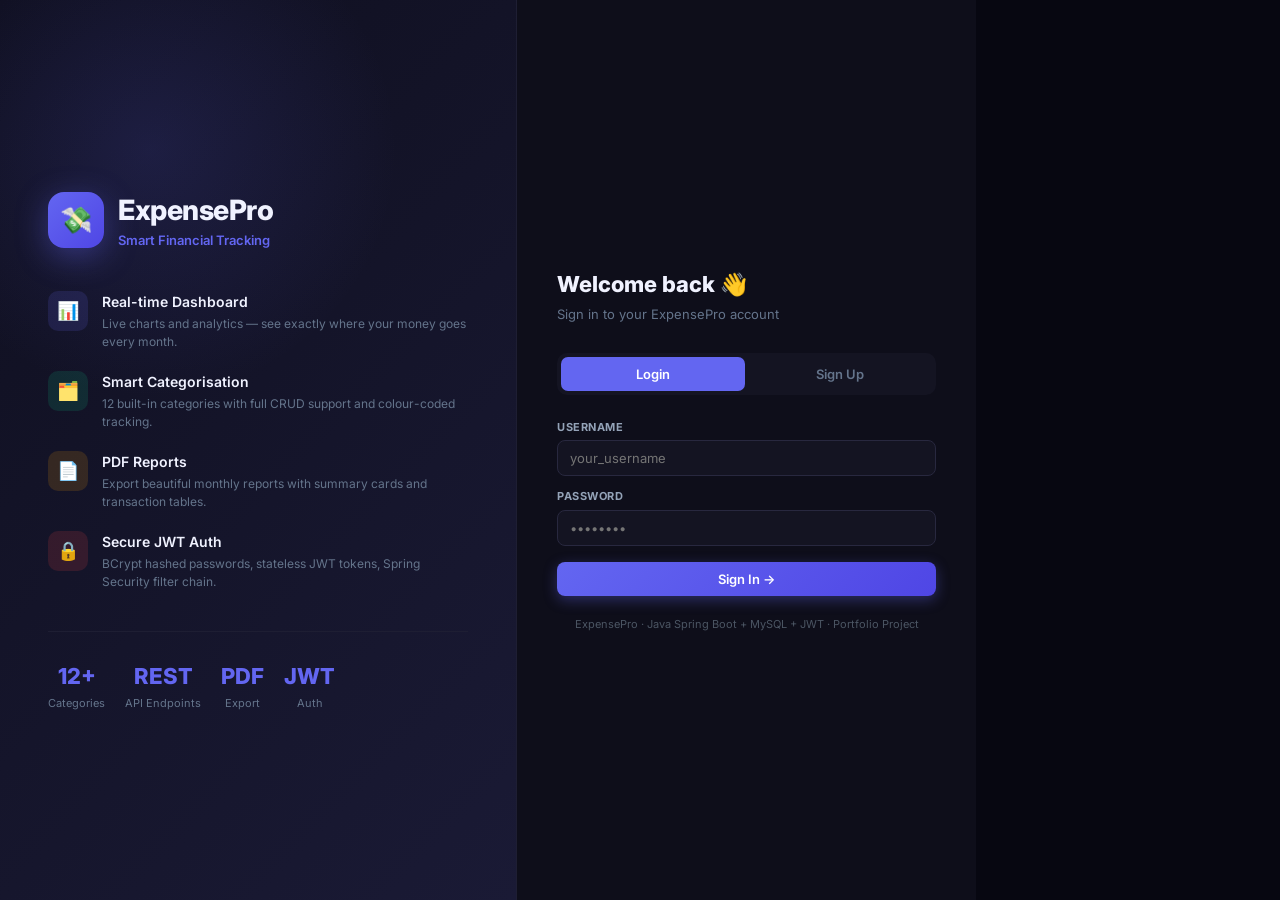
<file: frontend/index.html>
<!DOCTYPE html>
<html lang="en">
<head>
<meta charset="UTF-8">
<meta name="viewport" content="width=device-width,initial-scale=1">
<title>ExpensePro — Login</title>
<link rel="preconnect" href="https://fonts.googleapis.com">
<link rel="stylesheet" href="css/style.css">
<style>
  body { margin:0; }
  .split { display:flex; min-height:100vh; }
  /* Left panel */
  .left {
    flex: 1;
    background: linear-gradient(135deg, #0f0f1f 0%, #1a1a35 100%);
    display: flex; flex-direction: column;
    align-items: center; justify-content: center;
    padding: 48px; position: relative; overflow: hidden;
  }
  .left::before {
    content:'';
    position:absolute; width:500px; height:500px;
    background: radial-gradient(circle, rgba(99,102,241,.15) 0%, transparent 70%);
    top:-100px; left:-100px;
  }
  .left-content { position:relative; z-index:1; max-width:420px; }
  .left-logo { display:flex; align-items:center; gap:14px; margin-bottom:40px; }
  .left-logo-icon {
    width:56px; height:56px;
    background: linear-gradient(135deg,#6366f1,#4f46e5);
    border-radius:16px; font-size:26px;
    display:flex; align-items:center; justify-content:center;
    box-shadow: 0 8px 32px rgba(99,102,241,.4);
  }
  .left-logo h1 { font-size:28px; font-weight:800; color:#f0f2ff; letter-spacing:-.5px; }
  .left-logo p  { font-size:13px; color:#6366f1; font-weight:600; }

  .features { display:flex; flex-direction:column; gap:20px; }
  .feature { display:flex; align-items:flex-start; gap:14px; }
  .feature-icon {
    width:40px; height:40px; border-radius:10px; flex-shrink:0;
    display:flex; align-items:center; justify-content:center; font-size:18px;
  }
  .feature h4 { font-size:14px; font-weight:600; color:#f0f2ff; margin-bottom:3px; }
  .feature p  { font-size:12px; color:#64748b; line-height:1.5; }

  .stats-mini {
    display:flex; gap:20px; margin-top:40px;
    padding-top:28px; border-top:1px solid #1e1e33;
  }
  .stat-mini { text-align:center; }
  .stat-mini h3 { font-size:22px; font-weight:800; color:#6366f1; }
  .stat-mini p  { font-size:11px; color:#64748b; margin-top:2px; }

  /* Right panel */
  .right {
    width:460px; flex-shrink:0;
    background:#0e0e1a;
    display:flex; align-items:center; justify-content:center;
    padding:48px 40px;
    border-left:1px solid #1e1e33;
  }
  .right-inner { width:100%; }

  .greeting { margin-bottom:28px; }
  .greeting h2 { font-size:22px; font-weight:800; color:#f0f2ff; }
  .greeting p  { font-size:13px; color:#64748b; margin-top:4px; }

  .tabs { display:flex; gap:4px; background:#141422; padding:4px; border-radius:10px; margin-bottom:24px; }
  .tab {
    flex:1; padding:9px; border:none; background:transparent;
    color:#64748b; font-size:13px; font-weight:600;
    cursor:pointer; border-radius:7px; font-family:inherit; transition:all .18s;
  }
  .tab.active { background:#6366f1; color:white; }

  @media(max-width:900px){ .left { display:none; } .right { width:100%; border:none; } }
</style>
</head>
<body>
<div class="split">

  <!-- LEFT: marketing panel -->
  <div class="left">
    <div class="left-content">
      <div class="left-logo">
        <div class="left-logo-icon">💸</div>
        <div>
          <h1>ExpensePro</h1>
          <p>Smart Financial Tracking</p>
        </div>
      </div>

      <div class="features">
        <div class="feature">
          <div class="feature-icon" style="background:rgba(99,102,241,.15)">📊</div>
          <div>
            <h4>Real-time Dashboard</h4>
            <p>Live charts and analytics — see exactly where your money goes every month.</p>
          </div>
        </div>
        <div class="feature">
          <div class="feature-icon" style="background:rgba(16,185,129,.15)">🗂️</div>
          <div>
            <h4>Smart Categorisation</h4>
            <p>12 built-in categories with full CRUD support and colour-coded tracking.</p>
          </div>
        </div>
        <div class="feature">
          <div class="feature-icon" style="background:rgba(245,158,11,.15)">📄</div>
          <div>
            <h4>PDF Reports</h4>
            <p>Export beautiful monthly reports with summary cards and transaction tables.</p>
          </div>
        </div>
        <div class="feature">
          <div class="feature-icon" style="background:rgba(239,68,68,.15)">🔒</div>
          <div>
            <h4>Secure JWT Auth</h4>
            <p>BCrypt hashed passwords, stateless JWT tokens, Spring Security filter chain.</p>
          </div>
        </div>
      </div>

      <div class="stats-mini">
        <div class="stat-mini"><h3>12+</h3><p>Categories</p></div>
        <div class="stat-mini"><h3>REST</h3><p>API Endpoints</p></div>
        <div class="stat-mini"><h3>PDF</h3><p>Export</p></div>
        <div class="stat-mini"><h3>JWT</h3><p>Auth</p></div>
      </div>
    </div>
  </div>

  <!-- RIGHT: auth form -->
  <div class="right">
    <div class="right-inner">
      <div class="greeting">
        <h2 id="greetTitle">Welcome back 👋</h2>
        <p id="greetSub">Sign in to your ExpensePro account</p>
      </div>

      <div class="tabs">
        <button class="tab active" onclick="switchTab('login')">Login</button>
        <button class="tab"        onclick="switchTab('register')">Sign Up</button>
      </div>

      <!-- LOGIN -->
      <div id="loginPanel">
        <div id="loginErr" class="alert alert-err"></div>
        <div class="field">
          <label>Username</label>
          <input id="lUser" type="text" placeholder="your_username" autocomplete="username">
        </div>
        <div class="field">
          <label>Password</label>
          <input id="lPass" type="password" placeholder="••••••••" autocomplete="current-password">
        </div>
        <button class="btn btn-primary" style="width:100%;margin-top:4px;justify-content:center"
                id="lBtn" onclick="doLogin()">Sign In →</button>
      </div>

      <!-- REGISTER -->
      <div id="regPanel" style="display:none">
        <div id="regErr" class="alert alert-err"></div>
        <div id="regOk"  class="alert alert-ok"></div>
        <div class="form-grid">
          <div class="field">
            <label>Username</label>
            <input id="rUser" type="text" placeholder="username">
          </div>
          <div class="field">
            <label>Full Name</label>
            <input id="rName" type="text" placeholder="Your name">
          </div>
        </div>
        <div class="field">
          <label>Email</label>
          <input id="rEmail" type="email" placeholder="you@email.com">
        </div>
        <div class="form-grid">
          <div class="field">
            <label>Password</label>
            <input id="rPass" type="password" placeholder="Min 6 chars">
          </div>
          <div class="field">
            <label>Currency</label>
            <select id="rCur">
              <option value="INR">₹ INR</option>
              <option value="USD">$ USD</option>
              <option value="EUR">€ EUR</option>
              <option value="GBP">£ GBP</option>
              <option value="JPY">¥ JPY</option>
            </select>
          </div>
        </div>
        <button class="btn btn-primary" style="width:100%;justify-content:center"
                id="rBtn" onclick="doRegister()">Create Account →</button>
      </div>

      <p style="text-align:center;font-size:11px;color:#4b5563;margin-top:20px">
        ExpensePro · Java Spring Boot + MySQL + JWT · Portfolio Project
      </p>
    </div>
  </div>
</div>

<script src="js/utils.js"></script>
<script>
  if (getToken()) window.location.href = 'dashboard.html';

  function switchTab(t) {
    const isLogin = t === 'login';
    document.querySelectorAll('.tab').forEach((el,i) => el.classList.toggle('active', isLogin ? i===0 : i===1));
    document.getElementById('loginPanel').style.display = isLogin ? '' : 'none';
    document.getElementById('regPanel').style.display   = isLogin ? 'none' : '';
    document.getElementById('greetTitle').textContent   = isLogin ? 'Welcome back 👋' : 'Create account 🎉';
    document.getElementById('greetSub').textContent     = isLogin ? 'Sign in to your ExpensePro account' : 'Start tracking your finances today';
  }

  async function doLogin() {
    const btn = document.getElementById('lBtn');
    const err = document.getElementById('loginErr');
    err.style.display = 'none';
    btn.textContent = 'Signing in...'; btn.disabled = true;
    try {
      const data = await API.login({ username: document.getElementById('lUser').value, password: document.getElementById('lPass').value });
      saveSession(data);
      window.location.href = 'dashboard.html';
    } catch(e) {
      err.textContent = e.message; err.style.display = 'block';
      btn.textContent = 'Sign In →'; btn.disabled = false;
    }
  }

  async function doRegister() {
    const btn = document.getElementById('rBtn');
    const err = document.getElementById('regErr');
    const ok  = document.getElementById('regOk');
    err.style.display = ok.style.display = 'none';
    btn.textContent = 'Creating...'; btn.disabled = true;
    try {
      await API.register({
        username: document.getElementById('rUser').value,
        email:    document.getElementById('rEmail').value,
        password: document.getElementById('rPass').value,
        fullName: document.getElementById('rName').value,
        currency: document.getElementById('rCur').value
      });
      ok.textContent = '✓ Account created! Please login.'; ok.style.display = 'block';
      setTimeout(() => switchTab('login'), 1500);
    } catch(e) {
      err.textContent = e.message; err.style.display = 'block';
    }
    btn.textContent = 'Create Account →'; btn.disabled = false;
  }

  // Enter key
  document.addEventListener('keydown', e => {
    if (e.key === 'Enter') {
      if (document.getElementById('loginPanel').style.display !== 'none') doLogin();
      else doRegister();
    }
  });
</script>
</body>
</html>
</file>
<file: frontend/css/style.css>
/* ═══════════════════════════════════════════════════════════
   ExpensePro v2  —  Design System
   ═══════════════════════════════════════════════════════════ */

@import url('https://fonts.googleapis.com/css2?family=Inter:wght@300;400;500;600;700;800&display=swap');

*, *::before, *::after { box-sizing: border-box; margin: 0; padding: 0; }

:root {
  /* Palette */
  --c-bg:       #070711;
  --c-surface:  #0e0e1a;
  --c-surf2:    #141422;
  --c-surf3:    #1b1b2e;
  --c-border:   #1e1e33;
  --c-border2:  #28283f;

  --c-indigo:   #6366f1;
  --c-indigo2:  #818cf8;
  --c-indigo3:  #4f46e5;
  --c-glow:     rgba(99,102,241,.18);

  --c-green:    #10b981;
  --c-amber:    #f59e0b;
  --c-red:      #ef4444;
  --c-purple:   #8b5cf6;
  --c-sky:      #06b6d4;

  --c-text:     #f0f2ff;
  --c-text2:    #94a3b8;
  --c-muted:    #4b5563;

  /* Layout */
  --sidebar:    256px;
  --radius:     14px;
  --radius-sm:  8px;

  /* Shadows */
  --shadow:     0 4px 24px rgba(0,0,0,.4);
  --shadow-lg:  0 12px 40px rgba(0,0,0,.5);
}

html { scroll-behavior: smooth; }

body {
  font-family: 'Inter', sans-serif;
  background: var(--c-bg);
  color: var(--c-text);
  min-height: 100vh;
  display: flex;
  font-size: 14px;
  line-height: 1.5;
}

/* ── Scrollbar ────────────────────────────────────────────── */
::-webkit-scrollbar { width: 5px; }
::-webkit-scrollbar-track { background: var(--c-surface); }
::-webkit-scrollbar-thumb { background: var(--c-border2); border-radius: 99px; }

/* ══════════════════════════════════════════════════════════
   SIDEBAR
   ══════════════════════════════════════════════════════════ */
.sidebar {
  width: var(--sidebar);
  background: var(--c-surface);
  border-right: 1px solid var(--c-border);
  position: fixed; top: 0; left: 0; bottom: 0;
  display: flex; flex-direction: column;
  z-index: 200;
  padding: 0;
  overflow-y: auto;
}

.sidebar-brand {
  display: flex; align-items: center; gap: 10px;
  padding: 22px 20px 18px;
  border-bottom: 1px solid var(--c-border);
}
.brand-icon {
  width: 38px; height: 38px;
  background: linear-gradient(135deg, var(--c-indigo), var(--c-indigo2));
  border-radius: 10px;
  display: flex; align-items: center; justify-content: center;
  font-size: 18px; flex-shrink: 0;
}
.brand-name { font-size: 16px; font-weight: 800; letter-spacing: -.3px; }
.brand-ver  { font-size: 10px; color: var(--c-muted); }

/* User card */
.sidebar-user {
  margin: 14px 12px;
  background: var(--c-surf2);
  border: 1px solid var(--c-border);
  border-radius: var(--radius-sm);
  padding: 12px;
  display: flex; align-items: center; gap: 10px;
}
.user-avatar {
  width: 34px; height: 34px; border-radius: 50%;
  display: flex; align-items: center; justify-content: center;
  font-size: 13px; font-weight: 700; color: white; flex-shrink: 0;
}
.user-name { font-size: 13px; font-weight: 600; }
.user-email { font-size: 10px; color: var(--c-text2); }

/* Nav */
.sidebar-nav { padding: 8px 12px; flex: 1; }
.nav-section { font-size: 10px; font-weight: 700; color: var(--c-muted);
               text-transform: uppercase; letter-spacing: .08em;
               padding: 10px 8px 6px; }
.nav-link {
  display: flex; align-items: center; gap: 10px;
  padding: 9px 12px; border-radius: var(--radius-sm);
  color: var(--c-text2); text-decoration: none;
  font-size: 13px; font-weight: 500;
  transition: all .18s;
  margin-bottom: 2px;
}
.nav-link:hover { background: var(--c-surf3); color: var(--c-text); }
.nav-link.active {
  background: var(--c-glow);
  color: var(--c-indigo2);
  border: 1px solid rgba(99,102,241,.25);
}
.nav-link .icon { font-size: 16px; width: 20px; text-align: center; }
.nav-link .badge {
  margin-left: auto;
  background: var(--c-indigo);
  color: white; font-size: 10px; font-weight: 700;
  padding: 1px 6px; border-radius: 99px;
}

.sidebar-footer {
  padding: 12px;
  border-top: 1px solid var(--c-border);
}
.btn-logout {
  width: 100%; padding: 9px 12px;
  background: transparent; border: 1px solid var(--c-border2);
  border-radius: var(--radius-sm); color: var(--c-text2);
  font-size: 13px; font-weight: 500; cursor: pointer;
  font-family: inherit; text-align: left;
  display: flex; align-items: center; gap: 8px;
  transition: all .18s;
}
.btn-logout:hover { background: rgba(239,68,68,.1); border-color: var(--c-red); color: #fca5a5; }

/* ══════════════════════════════════════════════════════════
   MAIN
   ══════════════════════════════════════════════════════════ */
.main {
  margin-left: var(--sidebar);
  flex: 1; min-height: 100vh;
  padding: 28px 32px;
  max-width: calc(100vw - var(--sidebar));
}

/* Topbar */
.topbar {
  display: flex; align-items: center; justify-content: space-between;
  margin-bottom: 24px;
}
.page-heading h2 { font-size: 20px; font-weight: 700; letter-spacing: -.3px; }
.page-heading p  { font-size: 12px; color: var(--c-text2); margin-top: 3px; }
.topbar-right { display: flex; align-items: center; gap: 10px; }

/* ── Buttons ──────────────────────────────────────────────── */
.btn {
  display: inline-flex; align-items: center; gap: 6px;
  padding: 9px 18px; border-radius: var(--radius-sm);
  font-size: 13px; font-weight: 600; cursor: pointer;
  font-family: inherit; border: none; transition: all .18s;
  text-decoration: none;
}
.btn-primary {
  background: linear-gradient(135deg, var(--c-indigo), var(--c-indigo3));
  color: white;
  box-shadow: 0 4px 14px rgba(99,102,241,.35);
}
.btn-primary:hover { opacity: .9; transform: translateY(-1px); box-shadow: 0 6px 20px rgba(99,102,241,.45); }
.btn-ghost {
  background: var(--c-surf2); border: 1px solid var(--c-border2); color: var(--c-text2);
}
.btn-ghost:hover { background: var(--c-surf3); color: var(--c-text); }
.btn-danger { background: rgba(239,68,68,.15); border: 1px solid rgba(239,68,68,.3); color: #fca5a5; }
.btn-danger:hover { background: rgba(239,68,68,.25); }
.btn-success { background: rgba(16,185,129,.15); border: 1px solid rgba(16,185,129,.3); color: #6ee7b7; }
.btn-sm { padding: 5px 12px; font-size: 12px; }

/* ── Cards ────────────────────────────────────────────────── */
.card {
  background: var(--c-surface);
  border: 1px solid var(--c-border);
  border-radius: var(--radius);
  padding: 22px;
}
.card:hover { border-color: var(--c-border2); }
.card-title {
  font-size: 14px; font-weight: 600; margin-bottom: 16px;
  display: flex; align-items: center; justify-content: space-between;
}
.card-badge {
  font-size: 10px; font-weight: 600; color: var(--c-text2);
  background: var(--c-surf2); border: 1px solid var(--c-border2);
  padding: 2px 8px; border-radius: 99px;
}

/* ── Stat cards ───────────────────────────────────────────── */
.stats-row {
  display: grid;
  grid-template-columns: repeat(4, 1fr);
  gap: 14px;
  margin-bottom: 20px;
}
.stat-card {
  background: var(--c-surface);
  border: 1px solid var(--c-border);
  border-radius: var(--radius);
  padding: 18px 20px;
  position: relative;
  overflow: hidden;
  transition: border-color .2s, transform .2s;
}
.stat-card::before {
  content: '';
  position: absolute; top: 0; left: 0; right: 0; height: 3px;
  background: linear-gradient(90deg, var(--accent, var(--c-indigo)), transparent);
}
.stat-card:hover { border-color: var(--c-border2); transform: translateY(-2px); }
.stat-icon {
  font-size: 22px; margin-bottom: 10px;
  display: inline-block;
}
.stat-label { font-size: 11px; font-weight: 600; color: var(--c-text2);
              text-transform: uppercase; letter-spacing: .06em; margin-bottom: 6px; }
.stat-value { font-size: 22px; font-weight: 800; letter-spacing: -.5px; }
.stat-sub   { font-size: 11px; color: var(--c-text2); margin-top: 4px; display: flex; align-items: center; gap: 4px; }
.stat-sub.up   { color: var(--c-green); }
.stat-sub.down { color: var(--c-red); }

/* ── Charts row ───────────────────────────────────────────── */
.charts-grid {
  display: grid;
  grid-template-columns: 3fr 2fr;
  gap: 14px;
  margin-bottom: 20px;
}

/* ── Bottom grid ──────────────────────────────────────────── */
.bottom-grid {
  display: grid;
  grid-template-columns: 1fr 1fr 1fr;
  gap: 14px;
}

/* ── Progress bar ─────────────────────────────────────────── */
.prog-bar { height: 6px; background: var(--c-surf3); border-radius: 99px; overflow: hidden; margin-top: 6px; }
.prog-fill { height: 100%; border-radius: 99px; transition: width .6s ease; }

/* ── Category row ─────────────────────────────────────────── */
.cat-row {
  display: flex; align-items: center; gap: 10px;
  padding: 9px 0;
  border-bottom: 1px solid var(--c-border);
}
.cat-row:last-child { border-bottom: none; }
.cat-pill {
  width: 8px; height: 8px; border-radius: 50%;
  flex-shrink: 0;
}
.cat-label { flex: 1; }
.cat-name  { font-size: 12px; font-weight: 600; }
.cat-count { font-size: 10px; color: var(--c-text2); }
.cat-amt   { font-size: 13px; font-weight: 700; }
.cat-pct   { font-size: 10px; color: var(--c-text2); min-width: 36px; text-align: right; }

/* ── Expense list item ────────────────────────────────────── */
.exp-item {
  display: flex; align-items: center; gap: 12px;
  padding: 10px 0;
  border-bottom: 1px solid var(--c-border);
  transition: background .1s;
}
.exp-item:last-child { border-bottom: none; }
.exp-emoji {
  width: 38px; height: 38px; border-radius: 10px;
  display: flex; align-items: center; justify-content: center;
  font-size: 17px; flex-shrink: 0;
}
.exp-info { flex: 1; min-width: 0; }
.exp-title { font-size: 13px; font-weight: 600; white-space: nowrap; overflow: hidden; text-overflow: ellipsis; }
.exp-meta  { font-size: 11px; color: var(--c-text2); }
.exp-amt   { font-size: 13px; font-weight: 700; color: var(--c-red); white-space: nowrap; }

/* ── Budget bar ───────────────────────────────────────────── */
.budget-wrap { margin-top: 8px; }
.budget-labels { display: flex; justify-content: space-between; font-size: 11px; color: var(--c-text2); margin-bottom: 4px; }
.budget-prog { height: 8px; background: var(--c-surf3); border-radius: 99px; overflow: hidden; }
.budget-fill { height: 100%; border-radius: 99px; background: linear-gradient(90deg, var(--c-indigo), var(--c-indigo2)); transition: width .6s; }
.budget-fill.warn { background: linear-gradient(90deg, var(--c-amber), var(--c-red)); }

/* ══════════════════════════════════════════════════════════
   EXPENSES PAGE — Table
   ══════════════════════════════════════════════════════════ */
.filter-bar {
  display: flex; gap: 8px; flex-wrap: wrap;
  margin-bottom: 16px; align-items: center;
}
.filter-bar input,
.filter-bar select { flex: 1; min-width: 130px; max-width: 200px; }

.tbl-wrap {
  background: var(--c-surface);
  border: 1px solid var(--c-border);
  border-radius: var(--radius);
  overflow: hidden;
}
table { width: 100%; border-collapse: collapse; }
thead tr { background: var(--c-surf2); }
th {
  padding: 11px 14px;
  font-size: 10px; font-weight: 700; color: var(--c-text2);
  text-transform: uppercase; letter-spacing: .06em;
  text-align: left; border-bottom: 1px solid var(--c-border);
  white-space: nowrap;
}
td {
  padding: 11px 14px;
  font-size: 13px;
  border-bottom: 1px solid var(--c-border);
  vertical-align: middle;
}
tbody tr:last-child td { border-bottom: none; }
tbody tr:hover { background: var(--c-surf2); }

.tbl-actions { display: flex; gap: 6px; }

.cat-tag {
  display: inline-flex; align-items: center; gap: 4px;
  padding: 3px 8px; border-radius: 99px;
  font-size: 11px; font-weight: 600;
}
.pay-tag {
  font-size: 10px; font-weight: 600; color: var(--c-text2);
  background: var(--c-surf2); border: 1px solid var(--c-border2);
  padding: 2px 7px; border-radius: 99px;
}

.pagination {
  display: flex; align-items: center; justify-content: space-between;
  padding: 12px 16px;
  border-top: 1px solid var(--c-border);
}
.page-info { font-size: 12px; color: var(--c-text2); }

/* ══════════════════════════════════════════════════════════
   MODAL
   ══════════════════════════════════════════════════════════ */
.overlay {
  position: fixed; inset: 0;
  background: rgba(0,0,0,.75);
  backdrop-filter: blur(6px);
  display: none; align-items: center; justify-content: center;
  z-index: 1000;
}
.overlay.open { display: flex; }

.modal {
  background: var(--c-surface);
  border: 1px solid var(--c-border2);
  border-radius: 18px;
  width: 540px; max-width: 96vw;
  max-height: 92vh; overflow-y: auto;
  box-shadow: var(--shadow-lg);
  animation: slideUp .2s ease;
}
@keyframes slideUp {
  from { opacity:0; transform: translateY(20px); }
  to   { opacity:1; transform: translateY(0); }
}
.modal-head {
  display: flex; align-items: center; justify-content: space-between;
  padding: 20px 24px 0;
}
.modal-head h3 { font-size: 16px; font-weight: 700; }
.modal-body { padding: 16px 24px; }
.modal-foot {
  padding: 12px 24px 20px;
  display: flex; justify-content: flex-end; gap: 8px;
  border-top: 1px solid var(--c-border);
}
.btn-close {
  background: var(--c-surf2); border: none;
  width: 28px; height: 28px; border-radius: 7px;
  color: var(--c-text2); cursor: pointer; font-size: 13px;
  transition: all .15s; display: flex; align-items: center; justify-content: center;
}
.btn-close:hover { background: var(--c-red); color: white; }

/* ── Forms ────────────────────────────────────────────────── */
.form-grid { display: grid; grid-template-columns: 1fr 1fr; gap: 12px; }
.field { margin-bottom: 12px; }
.field:last-child { margin-bottom: 0; }
label {
  display: block; font-size: 11px; font-weight: 700;
  color: var(--c-text2); text-transform: uppercase;
  letter-spacing: .05em; margin-bottom: 5px;
}
input, select, textarea {
  width: 100%; padding: 9px 12px;
  background: var(--c-surf2);
  border: 1px solid var(--c-border2);
  border-radius: var(--radius-sm);
  color: var(--c-text); font-size: 13px; font-family: inherit;
  outline: none; transition: border-color .15s, box-shadow .15s;
}
input:focus, select:focus, textarea:focus {
  border-color: var(--c-indigo);
  box-shadow: 0 0 0 3px var(--c-glow);
}
select option { background: var(--c-surf2); }

/* ── Alert ────────────────────────────────────────────────── */
.alert {
  padding: 10px 14px; border-radius: var(--radius-sm);
  font-size: 12px; margin-bottom: 12px; display: none;
}
.alert-err  { background: rgba(239,68,68,.1);  border: 1px solid rgba(239,68,68,.3);  color: #fca5a5; }
.alert-ok   { background: rgba(16,185,129,.1); border: 1px solid rgba(16,185,129,.3); color: #6ee7b7; }

/* ══════════════════════════════════════════════════════════
   AUTH PAGE
   ══════════════════════════════════════════════════════════ */
.auth-page {
  min-height: 100vh; display: flex;
  align-items: center; justify-content: center;
  background: var(--c-bg);
  position: relative; overflow: hidden;
}
.auth-bg-blob {
  position: absolute; border-radius: 50%; filter: blur(90px); pointer-events: none;
}
.blob1 { width: 600px; height: 600px; background: rgba(99,102,241,.08); top: -200px; left: -200px; }
.blob2 { width: 400px; height: 400px; background: rgba(16,185,129,.06); bottom: -100px; right: -100px; }

.auth-card {
  background: var(--c-surface);
  border: 1px solid var(--c-border);
  border-radius: 20px;
  width: 430px; max-width: 96vw;
  padding: 36px;
  box-shadow: var(--shadow-lg);
  position: relative; z-index: 1;
}
.auth-logo {
  display: flex; align-items: center; gap: 10px;
  margin-bottom: 28px;
}
.auth-logo-icon {
  width: 46px; height: 46px;
  background: linear-gradient(135deg, var(--c-indigo), var(--c-indigo3));
  border-radius: 12px; font-size: 22px;
  display: flex; align-items: center; justify-content: center;
}
.auth-logo-text h1 { font-size: 20px; font-weight: 800; }
.auth-logo-text p  { font-size: 11px; color: var(--c-text2); }

.auth-tabs {
  display: flex; gap: 4px;
  background: var(--c-surf2);
  padding: 4px; border-radius: 10px;
  margin-bottom: 24px;
}
.auth-tab {
  flex: 1; padding: 8px; border: none;
  background: transparent; color: var(--c-text2);
  font-size: 13px; font-weight: 600; cursor: pointer;
  border-radius: 7px; font-family: inherit;
  transition: all .18s;
}
.auth-tab.active { background: var(--c-indigo); color: white; }

/* ══════════════════════════════════════════════════════════
   REPORTS PAGE
   ══════════════════════════════════════════════════════════ */
.report-controls {
  display: flex; gap: 10px; align-items: center; flex-wrap: wrap;
  margin-bottom: 20px;
}
.report-controls select { width: auto; flex: 0; min-width: 130px; }

.report-grid {
  display: grid;
  grid-template-columns: 1fr 1fr;
  gap: 14px;
  margin-bottom: 20px;
}

/* ══════════════════════════════════════════════════════════
   SETTINGS
   ══════════════════════════════════════════════════════════ */
.settings-grid { display: grid; grid-template-columns: 1fr 1fr; gap: 14px; }

/* ══════════════════════════════════════════════════════════
   EMPTY STATE
   ══════════════════════════════════════════════════════════ */
.empty {
  text-align: center; padding: 40px 20px; color: var(--c-text2);
}
.empty .e-icon { font-size: 36px; margin-bottom: 10px; }
.empty p { font-size: 13px; }

/* ══════════════════════════════════════════════════════════
   TOAST NOTIFICATION
   ══════════════════════════════════════════════════════════ */
#toast {
  position: fixed; bottom: 24px; right: 24px; z-index: 9999;
  background: var(--c-surf3);
  border: 1px solid var(--c-border2);
  border-radius: 10px;
  padding: 12px 18px;
  font-size: 13px; font-weight: 500;
  box-shadow: var(--shadow-lg);
  transform: translateY(80px);
  opacity: 0;
  transition: all .3s cubic-bezier(.34,1.56,.64,1);
  max-width: 320px;
}
#toast.show { transform: translateY(0); opacity: 1; }
#toast.toast-ok  { border-color: rgba(16,185,129,.4); color: #6ee7b7; }
#toast.toast-err { border-color: rgba(239,68,68,.4);  color: #fca5a5; }

/* ══════════════════════════════════════════════════════════
   RESPONSIVE
   ══════════════════════════════════════════════════════════ */
@media (max-width: 1200px) {
  .bottom-grid { grid-template-columns: 1fr 1fr; }
}
@media (max-width: 1024px) {
  .stats-row { grid-template-columns: 1fr 1fr; }
  .charts-grid { grid-template-columns: 1fr; }
}
@media (max-width: 768px) {
  :root { --sidebar: 0px; }
  .sidebar { transform: translateX(-100%); transition: transform .3s; }
  .sidebar.open { transform: translateX(0); width: 256px; }
  .main { margin-left: 0; padding: 16px; max-width: 100vw; }
  .bottom-grid { grid-template-columns: 1fr; }
  .settings-grid { grid-template-columns: 1fr; }
  .report-grid { grid-template-columns: 1fr; }
}
</file>
